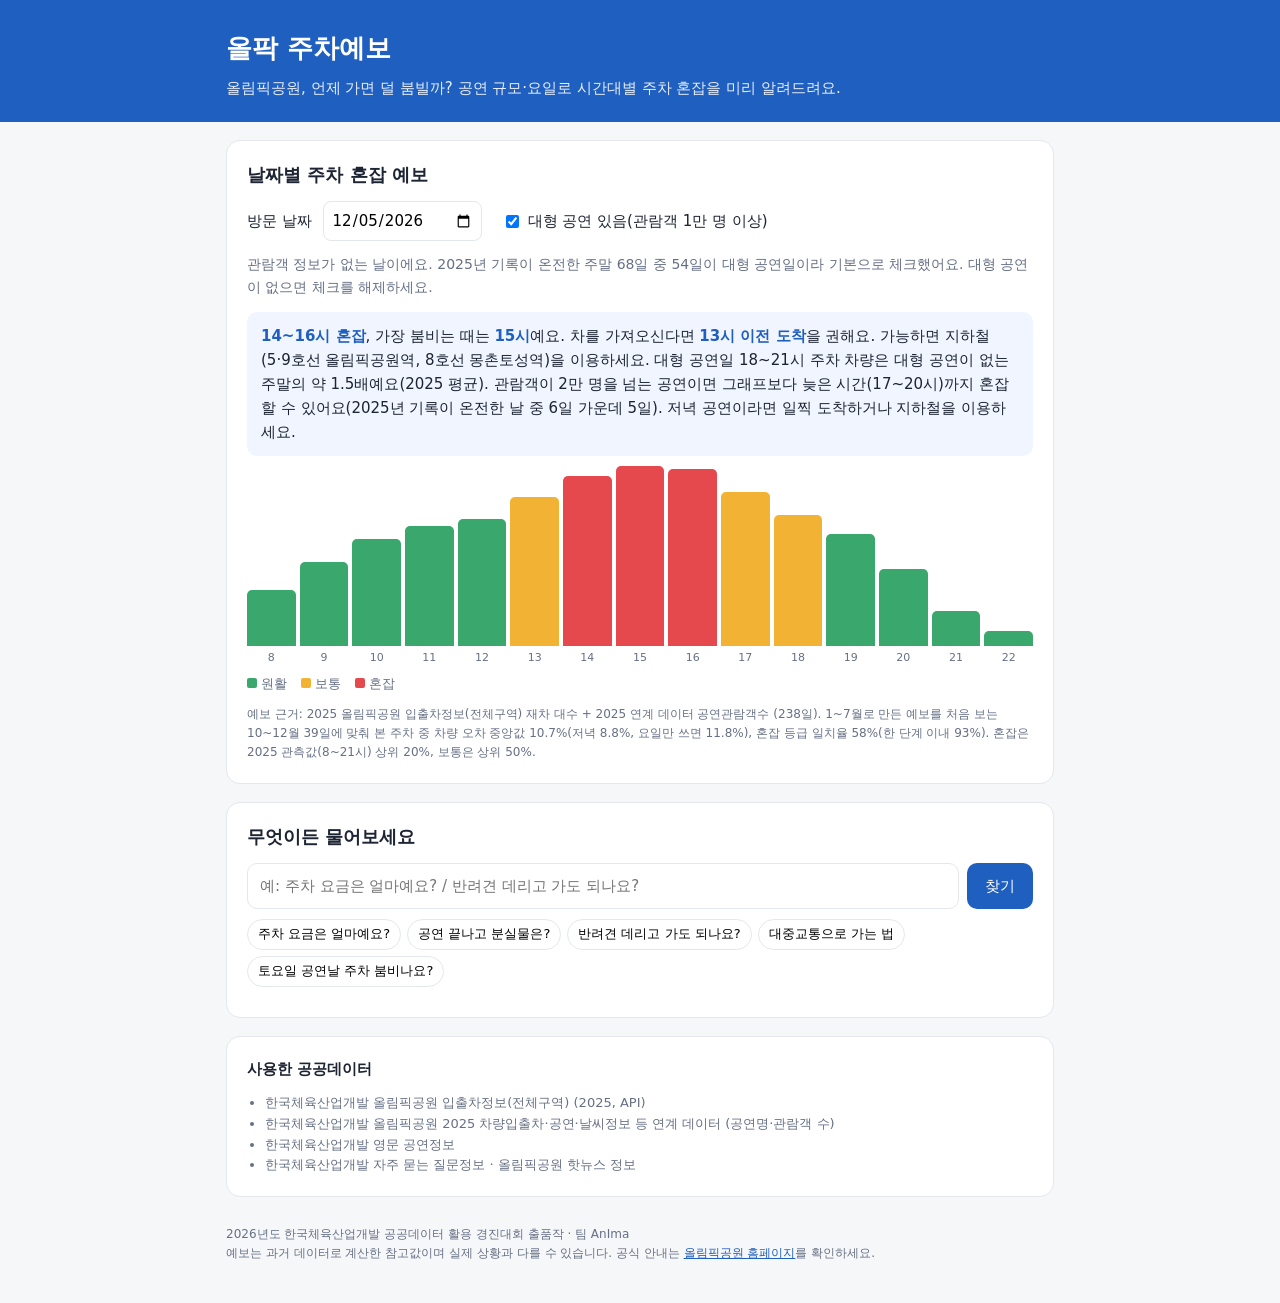
<file: index.html>
<!DOCTYPE html>
<html lang="ko">
<head>
<meta charset="utf-8">
<meta name="viewport" content="width=device-width, initial-scale=1">
<title>올팍 주차예보 — 올림픽공원 주차 혼잡 예보·방문 안내</title>
<meta name="description" content="한국체육산업개발 공공데이터로 만든 올림픽공원 시간대별 주차 혼잡 예보와 방문 안내">
<link rel="stylesheet" href="style.css">
</head>
<body>
<header class="top">
  <div class="wrap">
    <h1>올팍 주차예보</h1>
    <p class="sub">올림픽공원, 언제 가면 덜 붐빌까? 공연 규모·요일로 시간대별 주차 혼잡을 미리 알려드려요.</p>
  </div>
</header>

<main class="wrap">
  <section class="card" id="forecast">
    <h2>날짜별 주차 혼잡 예보</h2>
    <div class="controls">
      <label>방문 날짜 <input type="date" id="date"></label>
      <label class="chk"><input type="checkbox" id="event"> 대형 공연 있음(관람객 1만 명 이상)</label>
    </div>
    <div id="eventList" class="events"></div>
    <div id="summary" class="summary"></div>
    <div id="chart" class="chart" role="img" aria-label="시간대별 예상 혼잡도"></div>
    <div class="legend">
      <span><i class="lv0"></i>원활</span><span><i class="lv1"></i>보통</span><span><i class="lv2"></i>혼잡</span>
    </div>
    <p class="note" id="modelNote"></p>
  </section>

  <section class="card" id="ask">
    <h2>무엇이든 물어보세요</h2>
    <form id="askForm" class="ask">
      <input id="q" type="search" placeholder="예: 주차 요금은 얼마예요? / 반려견 데리고 가도 되나요?" autocomplete="off">
      <button type="submit">찾기</button>
    </form>
    <div class="chips" id="chips"></div>
    <div id="answers"></div>
  </section>

  <section class="card small">
    <h2>사용한 공공데이터</h2>
    <ul class="src" id="sources"></ul>
  </section>
</main>

<footer class="wrap foot">
  2026년도 한국체육산업개발 공공데이터 활용 경진대회 출품작 · 팀 AnIma<br>
  예보는 과거 데이터로 계산한 참고값이며 실제 상황과 다를 수 있습니다. 공식 안내는 <a href="https://www.ksponco.or.kr/olympicpark/" target="_blank" rel="noopener">올림픽공원 홈페이지</a>를 확인하세요.
</footer>
<script src="app.js"></script>
</body>
</html>
</file>
<file: style.css>
:root{--bg:#f6f7f9;--card:#fff;--ink:#1d2433;--mute:#667085;--line:#e4e7ec;--brand:#1f5fbf;
  --lv0:#3aa76d;--lv1:#f2b233;--lv2:#e5484d}
*{box-sizing:border-box}
body{margin:0;background:var(--bg);color:var(--ink);font:15px/1.6 "Pretendard","Apple SD Gothic Neo","Malgun Gothic",system-ui,sans-serif}
.wrap{max-width:860px;margin:0 auto;padding:0 16px}
.top{background:var(--brand);color:#fff;padding:28px 0 22px}
.top h1{margin:0;font-size:26px}
.sub{margin:6px 0 0;opacity:.9}
.card{background:var(--card);border:1px solid var(--line);border-radius:14px;padding:20px;margin:18px 0}
.card h2{margin:0 0 12px;font-size:18px}
.controls{display:flex;flex-wrap:wrap;gap:12px 20px;align-items:center}
.controls input[type=date]{font:inherit;padding:6px 8px;border:1px solid var(--line);border-radius:8px;margin-left:6px}
.chk{display:flex;gap:6px;align-items:center;cursor:pointer}
.events{margin:12px 0 0;font-size:14px;color:var(--mute)}
.events a{color:var(--brand)}
.summary{margin:14px 0 6px;padding:12px 14px;border-radius:10px;background:#f0f5ff;font-size:15px}
.summary b{color:var(--brand)}
.chart{display:grid;grid-template-columns:repeat(15,1fr);gap:4px;align-items:end;height:180px;margin-top:10px}
.bar{position:relative;border-radius:5px 5px 0 0;min-height:3px}
.bar span{position:absolute;bottom:-20px;left:0;right:0;text-align:center;font-size:11px;color:var(--mute)}
.bar.lv0{background:var(--lv0)}.bar.lv1{background:var(--lv1)}.bar.lv2{background:var(--lv2)}
.legend{display:flex;gap:14px;margin-top:28px;font-size:13px;color:var(--mute)}
.legend i{display:inline-block;width:10px;height:10px;border-radius:2px;margin-right:4px}
i.lv0{background:var(--lv0)}i.lv1{background:var(--lv1)}i.lv2{background:var(--lv2)}
.note{font-size:12px;color:var(--mute);margin:10px 0 0}
.ask{display:flex;gap:8px}
.ask input{flex:1;font:inherit;padding:10px 12px;border:1px solid var(--line);border-radius:10px}
.ask button{font:inherit;padding:0 18px;border:0;border-radius:10px;background:var(--brand);color:#fff;cursor:pointer}
.chips{display:flex;flex-wrap:wrap;gap:6px;margin:10px 0}
.chips button{font:inherit;font-size:13px;padding:4px 10px;border:1px solid var(--line);border-radius:99px;background:#fff;cursor:pointer}
.ans{border-top:1px solid var(--line);padding:12px 0}
.ans h3{margin:0 0 4px;font-size:15px}
.ans p{margin:0 0 6px}
.ans .meta{font-size:12px;color:var(--mute)}
.ans .meta a{color:var(--brand)}
.tag{display:inline-block;font-size:11px;padding:1px 6px;border-radius:4px;background:#eef2f7;margin-right:6px}
.src{margin:0;padding-left:18px;font-size:13px;color:var(--mute)}
.small h2{font-size:15px}
.foot{font-size:12px;color:var(--mute);padding:10px 16px 40px}
.foot a{color:var(--brand)}
</file>
